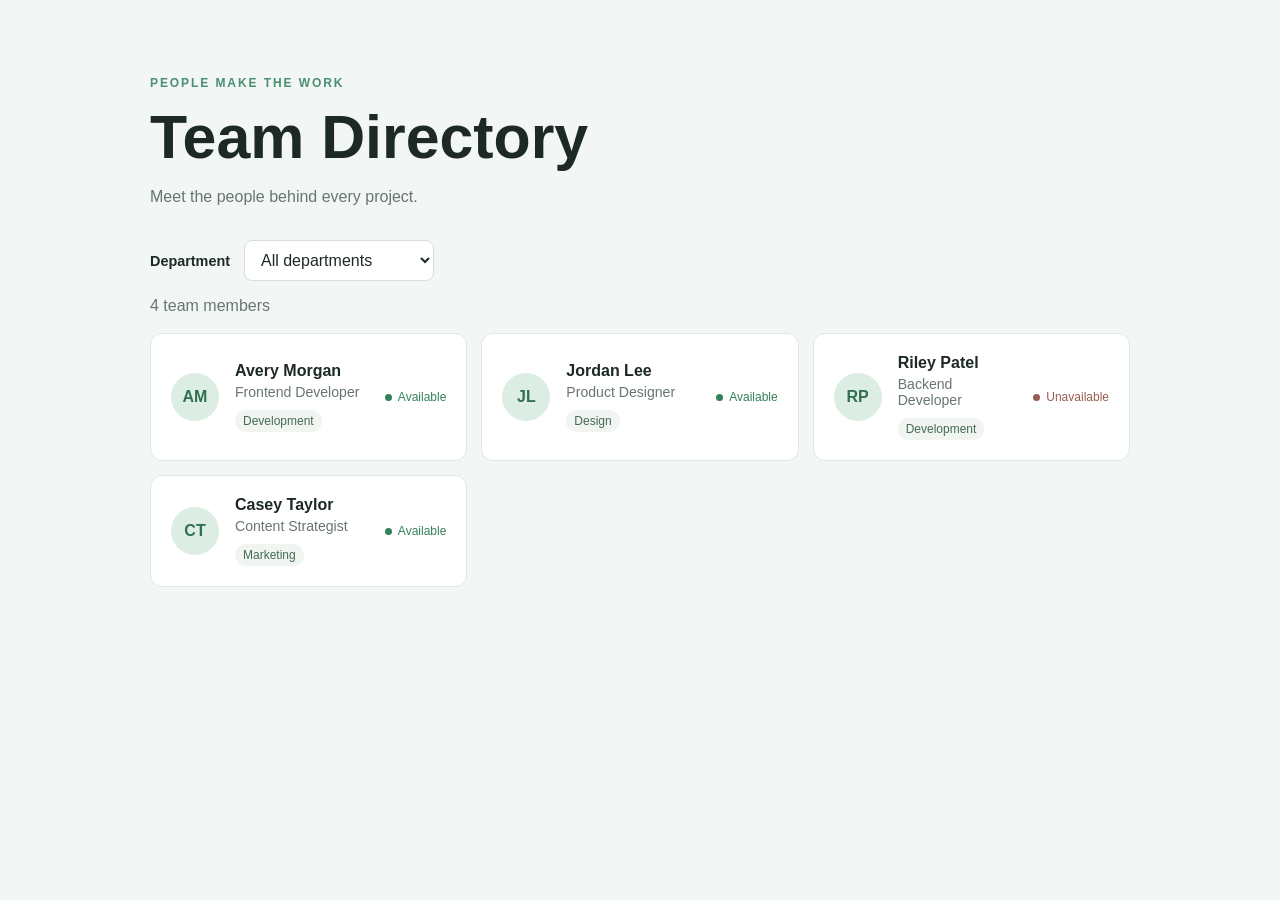
<file: js-projects/member/index.html>
<!doctype html>
<html lang="en">
  <head>
    <meta charset="UTF-8">
    <meta name="viewport" content="width=device-width, initial-scale=1">
    <meta name="theme-color" content="#f2f6f4">
    <title>Team Directory</title>
    <link rel="stylesheet" href="css/style.css">
  </head>
  <body>
    <main>
      <p class="eyebrow">PEOPLE MAKE THE WORK</p>
      <h1>Team Directory</h1>
      <p class="intro">Meet the people behind every project.</p>
      <div class="filter-row">
        <label for="department-filter">Department</label>
        <select id="department-filter">
          <option value="all">All departments</option>
        </select>
      </div>
      <p id="member-status" class="status" role="status" aria-live="polite"></p>
      <section id="member-list" class="member-grid" aria-label="Team members"></section>
    </main>
    <script type="module" src="js/Main.js"></script>
  </body>
</html>
</file>
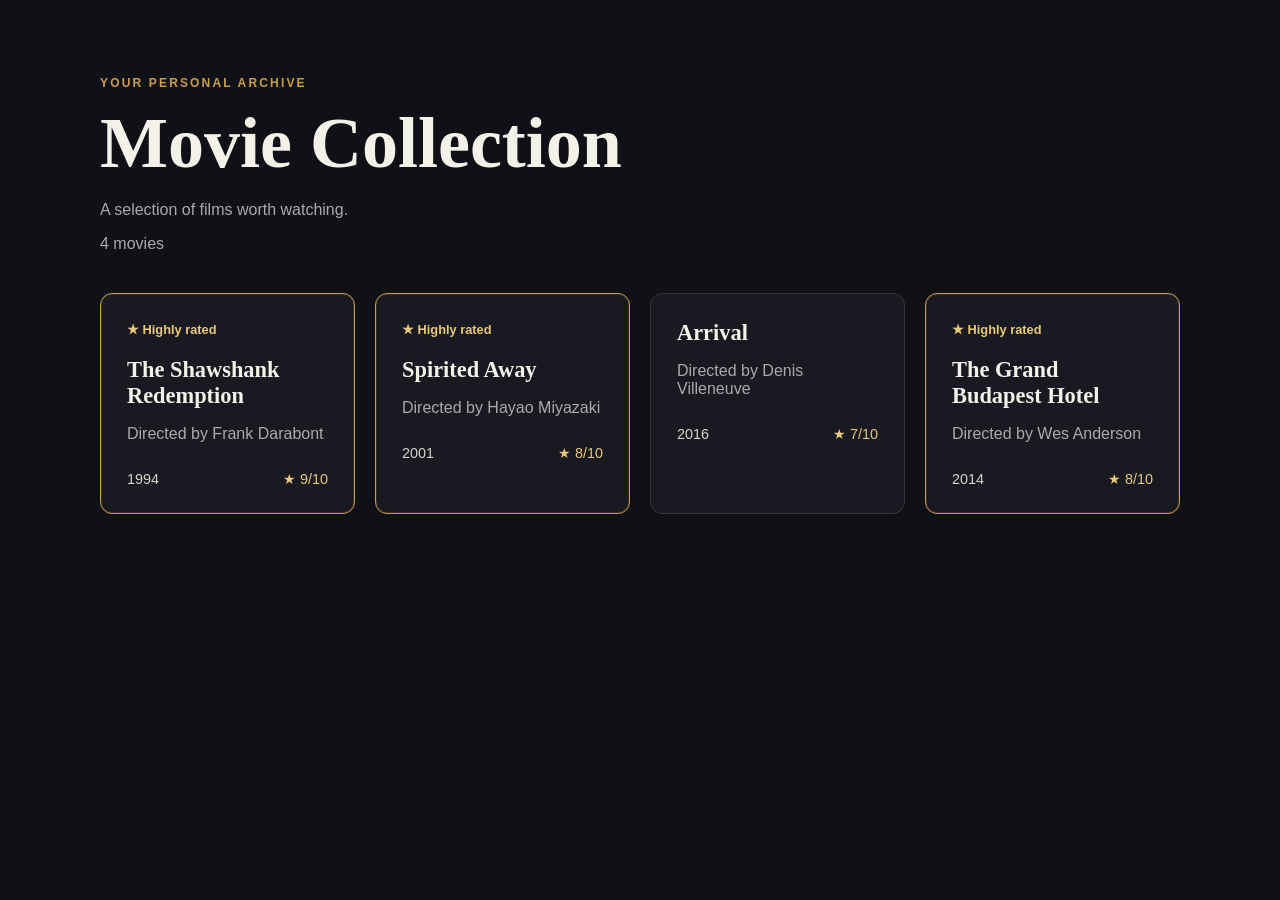
<file: js-projects/movie/index.html>
<!doctype html>
<html lang="en">
  <head>
    <meta charset="UTF-8">
    <meta name="viewport" content="width=device-width, initial-scale=1">
    <meta name="theme-color" content="#101116">
    <title>Movie Collection</title>
    <link rel="stylesheet" href="css/style.css">
  </head>
  <body>
    <main>
      <p class="eyebrow">YOUR PERSONAL ARCHIVE</p>
      <h1>Movie Collection</h1>
      <p class="intro">A selection of films worth watching.</p>
      <p id="movie-status" class="status" role="status" aria-live="polite"></p>
      <section id="movie-list" class="movie-grid" aria-label="Movies"></section>
    </main>
    <script type="module" src="js/Main.js"></script>
  </body>
</html>
</file>
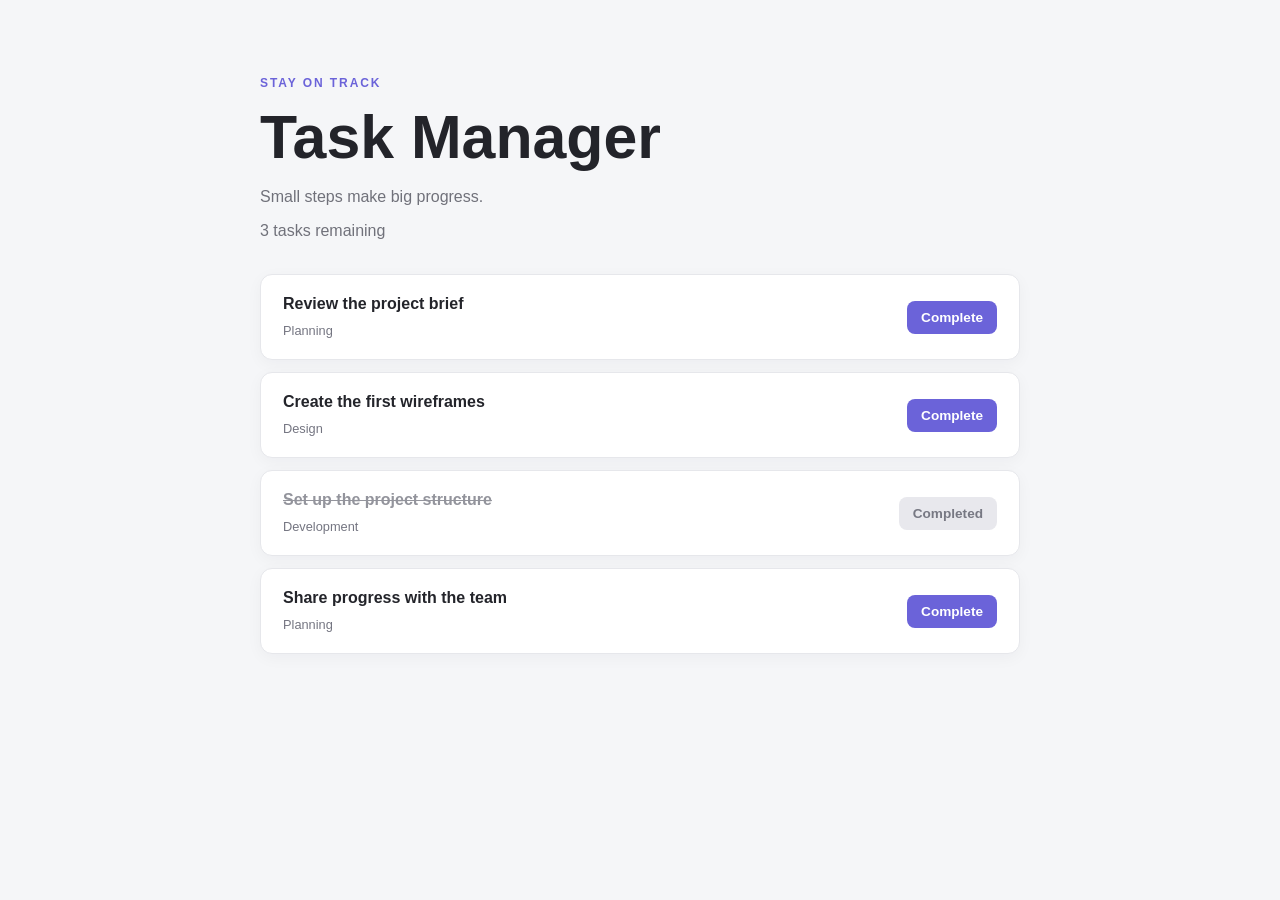
<file: js-projects/task/index.html>
<!doctype html>
<html lang="en">
  <head>
    <meta charset="UTF-8">
    <meta name="viewport" content="width=device-width, initial-scale=1">
    <meta name="theme-color" content="#f5f6f8">
    <title>Task Manager</title>
    <link rel="stylesheet" href="css/style.css">
  </head>
  <body>
    <main>
      <p class="eyebrow">STAY ON TRACK</p>
      <h1>Task Manager</h1>
      <p class="intro">Small steps make big progress.</p>
      <p id="task-status" class="status" role="status" aria-live="polite"></p>
      <section id="task-list" class="task-list" aria-label="Tasks"></section>
    </main>
    <script type="module" src="js/Main.js"></script>
  </body>
</html>
</file>
<file: js-projects/member/css/style.css>
* {
  box-sizing: border-box;
}

body {
  min-height: 100vh;
  margin: 0;
  padding: 64px 24px;
  background: #f2f6f4;
  color: #1c2924;
  font-family: Inter, "Segoe UI", sans-serif;
}

main {
  width: min(100%, 980px);
  margin: 0 auto;
}

.eyebrow {
  color: #4a8f72;
  font-size: 0.75rem;
  font-weight: 700;
  letter-spacing: 0.16em;
}

h1 {
  margin: 12px 0;
  font-size: clamp(2.4rem, 7vw, 3.8rem);
}

.intro,
.status {
  color: #68766f;
}

.filter-row {
  display: flex;
  align-items: center;
  gap: 14px;
  margin-top: 34px;
}

.filter-row label {
  font-size: 0.9rem;
  font-weight: 600;
}

.filter-row select {
  min-width: 190px;
  padding: 10px 36px 10px 12px;
  border: 1px solid #d5e0d9;
  border-radius: 8px;
  background: #fff;
  color: inherit;
  font: inherit;
}

.member-grid {
  display: grid;
  grid-template-columns: repeat(auto-fit, minmax(280px, 1fr));
  gap: 14px;
  margin-top: 18px;
}

.member-card {
  display: flex;
  align-items: center;
  gap: 16px;
  padding: 20px;
  border: 1px solid #e0e9e3;
  border-radius: 12px;
  background: #fff;
}

.member-avatar {
  display: grid;
  width: 48px;
  height: 48px;
  flex: 0 0 auto;
  place-items: center;
  border-radius: 50%;
  background: #dceee3;
  color: #317052;
  font-weight: 700;
}

.member-details {
  min-width: 0;
  flex: 1;
}

.member-details h2 {
  margin: 0 0 4px;
  font-size: 1rem;
}

.member-position {
  margin: 0 0 10px;
  color: #68766f;
  font-size: 0.88rem;
}

.member-department {
  display: inline-block;
  padding: 4px 8px;
  border-radius: 999px;
  background: #f0f5f1;
  color: #456b55;
  font-size: 0.75rem;
}

.availability {
  flex: 0 0 auto;
  color: #9a5c51;
  font-size: 0.75rem;
}

.availability::before {
  display: inline-block;
  width: 7px;
  height: 7px;
  margin-right: 6px;
  border-radius: 50%;
  background: currentColor;
  content: "";
}

.availability--available {
  color: #32815a;
}

@media (max-width: 540px) {
  body {
    padding: 40px 18px;
  }

  .member-card {
    flex-wrap: wrap;
  }
}
</file>
<file: js-projects/movie/css/style.css>
* {
  box-sizing: border-box;
}

body {
  min-height: 100vh;
  margin: 0;
  padding: 64px 24px;
  background: #101116;
  color: #f4f1e9;
  font-family: Inter, "Segoe UI", sans-serif;
}

main {
  width: min(100%, 1080px);
  margin: 0 auto;
}

.eyebrow {
  color: #c99d4b;
  font-size: 0.75rem;
  font-weight: 700;
  letter-spacing: 0.18em;
}

h1 {
  margin: 12px 0;
  font-family: Georgia, serif;
  font-size: clamp(2.5rem, 7vw, 4.5rem);
}

.intro,
.status {
  color: #aaa9b0;
}

.movie-grid {
  display: grid;
  grid-template-columns: repeat(auto-fit, minmax(230px, 1fr));
  gap: 20px;
  margin-top: 40px;
}

.movie-card {
  min-height: 210px;
  padding: 26px;
  border: 1px solid #34343b;
  border-radius: 12px;
  background: #191a21;
}

.movie-card--featured {
  border: 1px solid #c99d4b;
  box-shadow: inset 0 0 0 1px rgb(201 157 75 / 14%);
}

.movie-badge {
  display: inline-block;
  margin-bottom: 20px;
  color: #e8c879;
  font-size: 0.8rem;
  font-weight: 700;
}

.movie-card h2 {
  margin: 0 0 10px;
  font-family: Georgia, serif;
  font-size: 1.4rem;
}

.movie-director {
  color: #aaa9b0;
}

.movie-details {
  display: flex;
  justify-content: space-between;
  margin-top: 28px;
  color: #d7d4cb;
  font-size: 0.9rem;
}

.movie-score {
  color: #e8c879;
}

@media (max-width: 600px) {
  body {
    padding: 40px 18px;
  }
}
</file>
<file: js-projects/task/css/style.css>
* {
  box-sizing: border-box;
}

body {
  min-height: 100vh;
  margin: 0;
  padding: 64px 24px;
  background: #f5f6f8;
  color: #23242a;
  font-family: Inter, "Segoe UI", sans-serif;
}

main {
  width: min(100%, 760px);
  margin: 0 auto;
}

.eyebrow {
  color: #6b63d9;
  font-size: 0.75rem;
  font-weight: 700;
  letter-spacing: 0.16em;
}

h1 {
  margin: 12px 0;
  font-size: clamp(2.4rem, 7vw, 3.8rem);
}

.intro,
.status {
  color: #70717a;
}

.task-list {
  display: grid;
  gap: 12px;
  margin-top: 34px;
}

.task-item {
  display: flex;
  align-items: center;
  justify-content: space-between;
  gap: 20px;
  padding: 20px 22px;
  border: 1px solid #e6e7eb;
  border-radius: 12px;
  background: #fff;
  box-shadow: 0 4px 16px rgb(35 36 42 / 4%);
}

.task-content {
  min-width: 0;
}

.task-text {
  margin: 0 0 8px;
  font-weight: 600;
}

.task-text--completed {
  color: #93949c;
  text-decoration: line-through;
}

.task-category {
  color: #747581;
  font-size: 0.8rem;
}

.complete-button {
  flex: 0 0 auto;
  padding: 9px 14px;
  border: 0;
  border-radius: 8px;
  background: #6b63d9;
  color: #fff;
  cursor: pointer;
  font: inherit;
  font-size: 0.85rem;
  font-weight: 600;
}

.complete-button:hover:not(:disabled) {
  background: #554dc2;
}

.complete-button:disabled {
  background: #e8e8ed;
  color: #777883;
  cursor: default;
}

@media (max-width: 520px) {
  body {
    padding: 40px 18px;
  }

  .task-item {
    align-items: flex-start;
  }
}
</file>
